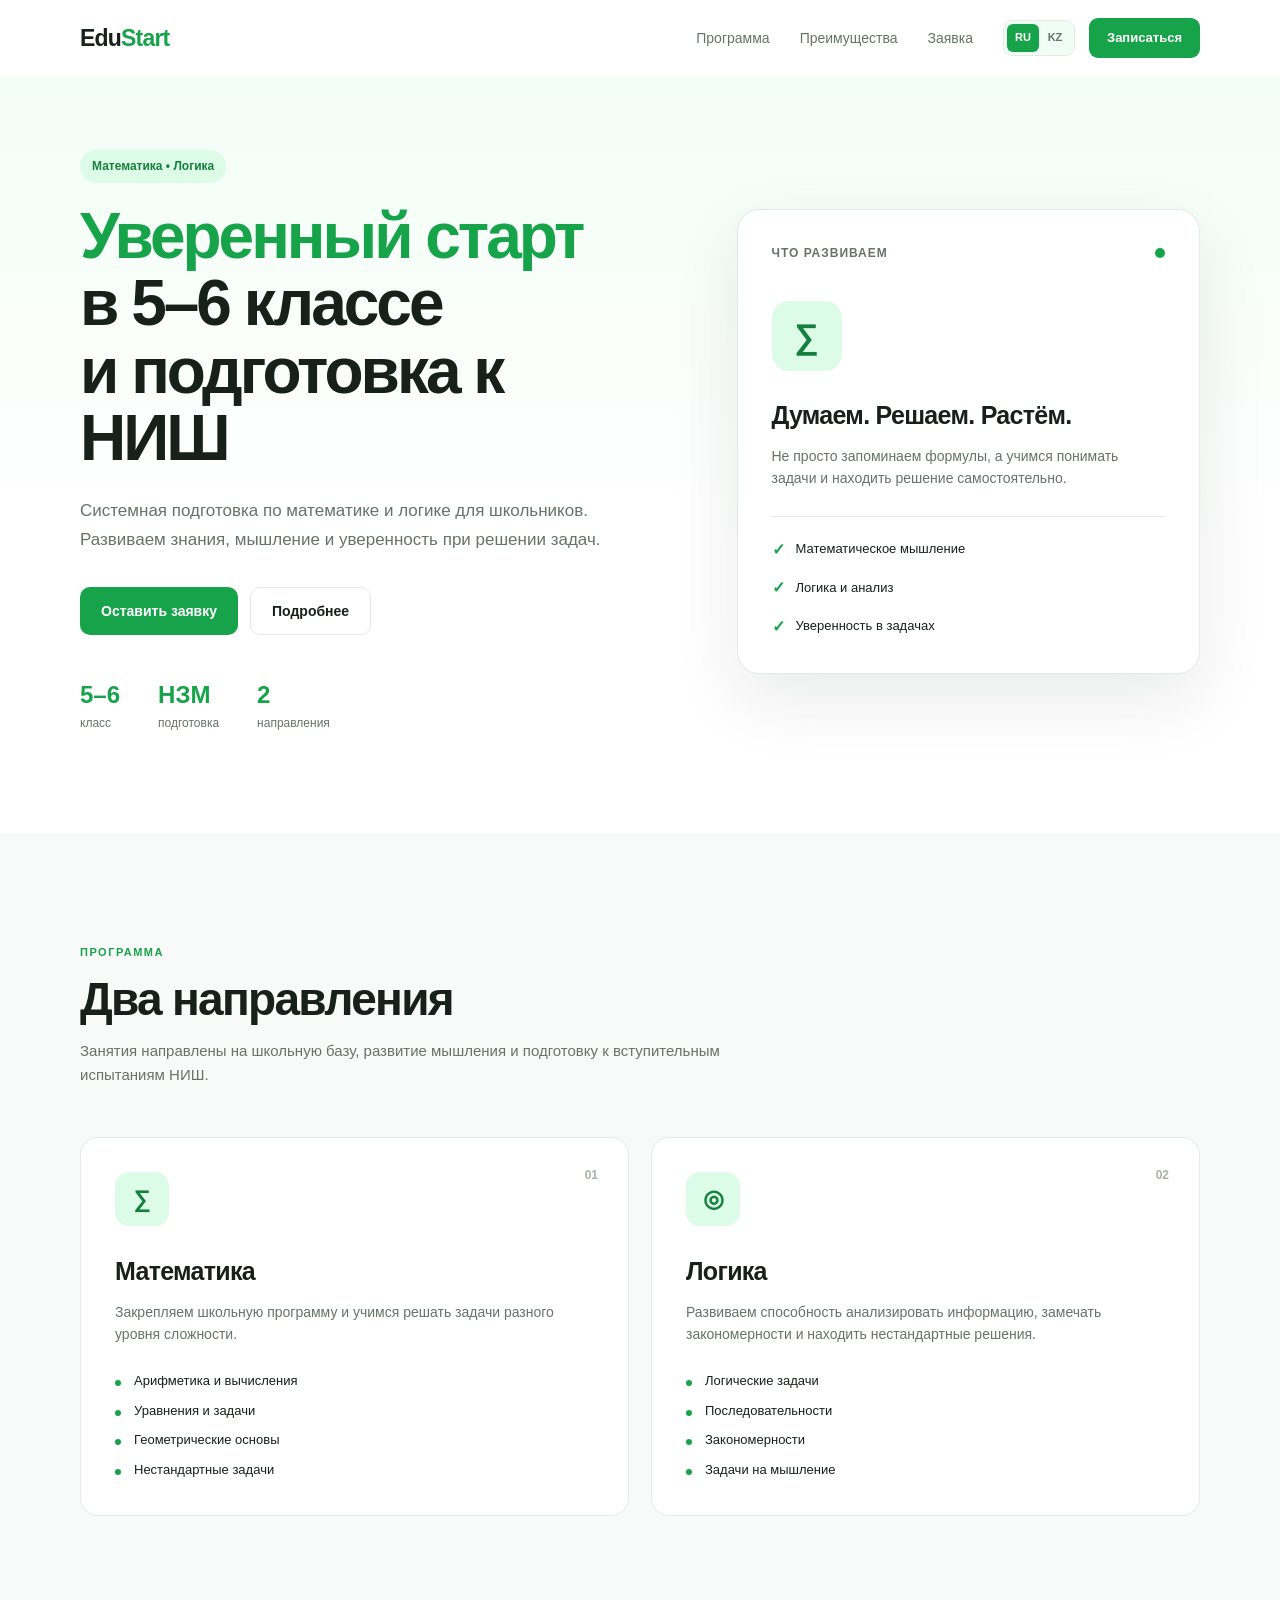
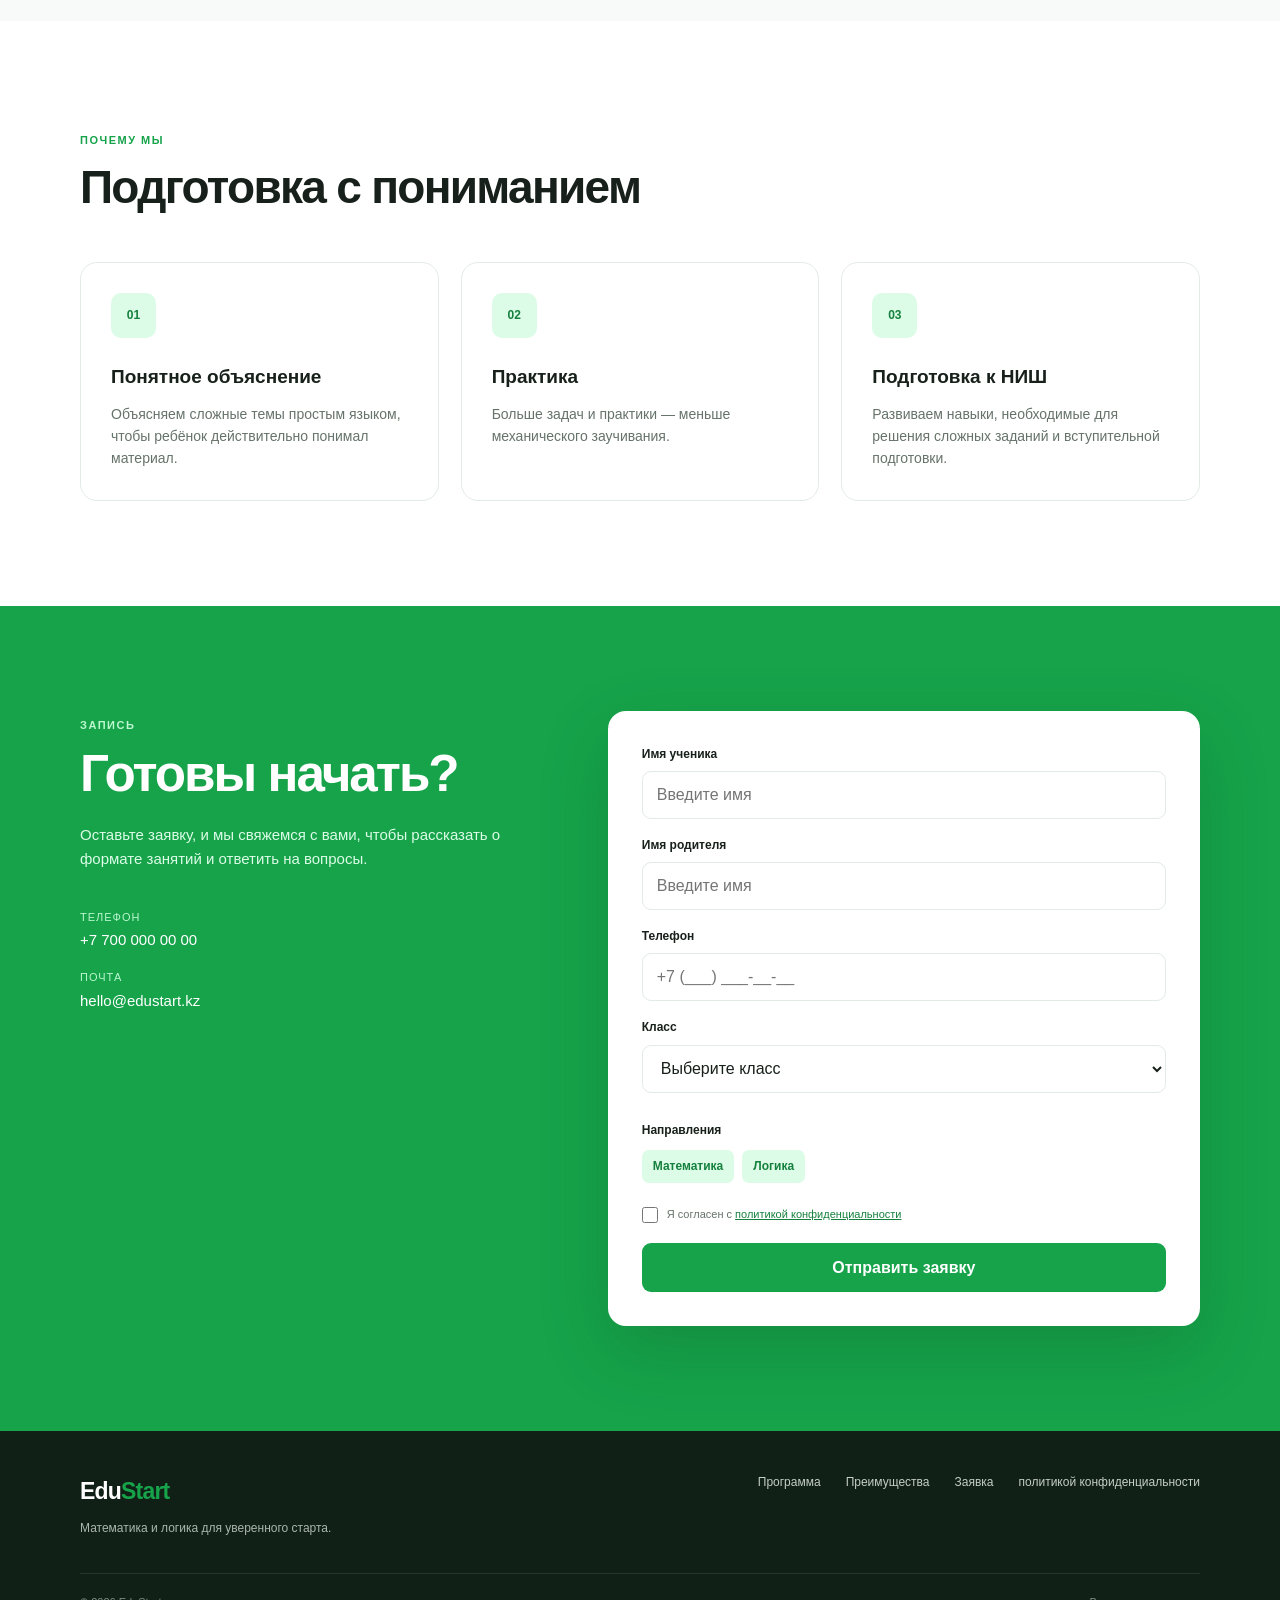
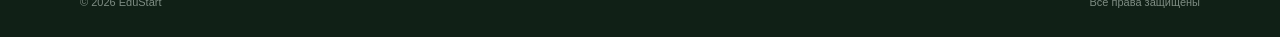
<file: index.html>
<!DOCTYPE html>
<html lang="ru">
<head>
    <meta charset="UTF-8">
    <meta name="viewport" content="width=device-width, initial-scale=1.0">
    <meta name="description" content="EduStart — подготовка по математике и логике для 5–6 классов и НИШ.">
    <title>EduStart — Математика и логика</title>
    <link rel="stylesheet" href="style.css">
</head>
<body>

<header class="header">
    <div class="container header-inner">

        <a href="#" class="logo">
            Edu<span>Start</span>
        </a>

        <nav class="desktop-nav">
            <a href="#program" data-i18n="navProgram">Программа</a>
            <a href="#advantages" data-i18n="navAdvantages">Преимущества</a>
            <a href="#application" data-i18n="navApplication">Заявка</a>
        </nav>

        <div class="header-right">

            <div class="language-switcher">
                <button class="lang-btn active" data-lang="ru">RU</button>
                <button class="lang-btn" data-lang="kz">KZ</button>
            </div>

            <a href="#application" class="header-button" data-i18n="navButton">
                Записаться
            </a>

            <button class="menu-button" id="menuButton" aria-label="Меню">
                <span></span>
                <span></span>
                <span></span>
            </button>

        </div>
    </div>

    <div class="mobile-menu" id="mobileMenu">

        <a href="#program" data-i18n="navProgram">Программа</a>

        <a href="#advantages" data-i18n="navAdvantages">
            Преимущества
        </a>

        <a href="#application" data-i18n="navApplication">
            Заявка
        </a>

        <a href="#application"
           class="mobile-button"
           data-i18n="navButton">
            Записаться
        </a>

        <div class="mobile-language">
            <span data-i18n="language">Язык</span>

            <div class="language-switcher">
                <button class="lang-btn active" data-lang="ru">RU</button>
                <button class="lang-btn" data-lang="kz">KZ</button>
            </div>
        </div>

    </div>
</header>

<main>

<section class="hero">
    <div class="container hero-grid">

        <div class="hero-content reveal">

            <div class="badge" data-i18n="badge">
                Математика • Логика
            </div>

            <h1>
                <span data-i18n="heroTitle">Уверенный старт</span><br>
                <span data-i18n="heroClass">в 5–6 классе</span><br>
                <span data-i18n="heroNish">и подготовка к НИШ</span>
            </h1>

            <p class="hero-text" data-i18n="heroText">
                Системная подготовка по математике и логике
                для школьников. Развиваем знания, мышление
                и уверенность при решении задач.
            </p>

            <div class="hero-buttons">
                <a href="#application"
                   class="button button-primary"
                   data-i18n="heroButton">
                    Оставить заявку
                </a>

                <a href="#program"
                   class="button button-secondary"
                   data-i18n="heroMore">
                    Подробнее
                </a>
            </div>

            <div class="stats">

                <div class="stat">
                    <strong>5–6</strong>
                    <span data-i18n="statClass">класс</span>
                </div>

                <div class="stat">
                    <strong>НЗМ</strong>
                    <span data-i18n="statNish">подготовка</span>
                </div>

                <div class="stat">
                    <strong>2</strong>
                    <span data-i18n="statSubjects">направления</span>
                </div>

            </div>

        </div>

        <div class="hero-card reveal">

            <div class="hero-card-top">
                <span class="mini-label" data-i18n="cardLabel">
                    Что развиваем
                </span>

                <div class="green-dot"></div>
            </div>

            <div class="brain-icon">∑</div>

            <h3 data-i18n="cardTitle">
                Думаем. Решаем. Растём.
            </h3>

            <p data-i18n="cardText">
                Не просто запоминаем формулы, а учимся понимать
                задачи и находить решение самостоятельно.
            </p>

            <div class="card-line"></div>

            <div class="card-points">

                <div>
                    <span>✓</span>
                    <p data-i18n="point1">
                        Математическое мышление
                    </p>
                </div>

                <div>
                    <span>✓</span>
                    <p data-i18n="point2">
                        Логика и анализ
                    </p>
                </div>

                <div>
                    <span>✓</span>
                    <p data-i18n="point3">
                        Уверенность в задачах
                    </p>
                </div>

            </div>

        </div>

    </div>
</section>

<section class="program section" id="program">

    <div class="container">

        <div class="section-heading reveal">

            <span class="section-label" data-i18n="programLabel">
                ПРОГРАММА
            </span>

            <h2 data-i18n="programTitle">
                Два направления
            </h2>

            <p data-i18n="programText">
                Занятия направлены на школьную базу, развитие
                мышления и подготовку к вступительным испытаниям НИШ.
            </p>

        </div>

        <div class="program-grid">

            <article class="program-card reveal">

                <div class="program-number">01</div>

                <div class="program-icon">∑</div>

                <h3 data-i18n="mathTitle">
                    Математика
                </h3>

                <p data-i18n="mathText">
                    Закрепляем школьную программу и учимся
                    решать задачи разного уровня сложности.
                </p>

                <ul>
                    <li data-i18n="math1">Арифметика и вычисления</li>
                    <li data-i18n="math2">Уравнения и задачи</li>
                    <li data-i18n="math3">Геометрические основы</li>
                    <li data-i18n="math4">Нестандартные задачи</li>
                </ul>

            </article>

            <article class="program-card reveal">

                <div class="program-number">02</div>

                <div class="program-icon">◎</div>

                <h3 data-i18n="logicTitle">
                    Логика
                </h3>

                <p data-i18n="logicText">
                    Развиваем способность анализировать информацию,
                    замечать закономерности и находить нестандартные решения.
                </p>

                <ul>
                    <li data-i18n="logic1">Логические задачи</li>
                    <li data-i18n="logic2">Последовательности</li>
                    <li data-i18n="logic3">Закономерности</li>
                    <li data-i18n="logic4">Задачи на мышление</li>
                </ul>

            </article>

        </div>

    </div>

</section>

<section class="advantages section" id="advantages">

    <div class="container">

        <div class="section-heading reveal">

            <span class="section-label" data-i18n="advantagesLabel">
                ПОЧЕМУ МЫ
            </span>

            <h2 data-i18n="advantagesTitle">
                Подготовка с пониманием
            </h2>

        </div>

        <div class="advantages-grid">

            <article class="advantage-card reveal">

                <div class="advantage-icon">01</div>

                <h3 data-i18n="advantage1Title">
                    Понятное объяснение
                </h3>

                <p data-i18n="advantage1Text">
                    Объясняем сложные темы простым языком,
                    чтобы ребёнок действительно понимал материал.
                </p>

            </article>

            <article class="advantage-card reveal">

                <div class="advantage-icon">02</div>

                <h3 data-i18n="advantage2Title">
                    Практика
                </h3>

                <p data-i18n="advantage2Text">
                    Больше задач и практики — меньше
                    механического заучивания.
                </p>

            </article>

            <article class="advantage-card reveal">

                <div class="advantage-icon">03</div>

                <h3 data-i18n="advantage3Title">
                    Подготовка к НИШ
                </h3>

                <p data-i18n="advantage3Text">
                    Развиваем навыки, необходимые для решения
                    сложных заданий и вступительной подготовки.
                </p>

            </article>

        </div>

    </div>

</section>

<section class="application section" id="application">

    <div class="container application-grid">

        <div class="application-info reveal">

            <span class="section-label light" data-i18n="applicationLabel">
                ЗАПИСЬ
            </span>

            <h2 data-i18n="applicationTitle">
                Готовы начать?
            </h2>

            <p data-i18n="applicationText">
                Оставьте заявку, и мы свяжемся с вами,
                чтобы рассказать о формате занятий и ответить
                на вопросы.
            </p>

            <div class="contact-info">

                <div>
                    <span data-i18n="phoneLabel">Телефон</span>
                    <a href="tel:+77000000000">
                        +7 700 000 00 00
                    </a>
                </div>

                <div>
                    <span data-i18n="emailLabel">Почта</span>
                    <a href="mailto:hello@edustart.kz">
                        hello@edustart.kz
                    </a>
                </div>

            </div>

        </div>

        <form class="application-form" id="applicationForm">

            <div class="form-group">

                <label for="studentName" data-i18n="studentName">
                    Имя ученика
                </label>

                <input
                    type="text"
                    id="studentName"
                    name="studentName"
                    placeholder="Введите имя"
                    data-placeholder="studentPlaceholder"
                    required
                >

            </div>

            <div class="form-group">

                <label for="parentName" data-i18n="parentName">
                    Имя родителя
                </label>

                <input
                    type="text"
                    id="parentName"
                    name="parentName"
                    placeholder="Введите имя"
                    data-placeholder="parentPlaceholder"
                    required
                >

            </div>

            <div class="form-group">

                <label for="phone" data-i18n="phone">
                    Телефон
                </label>

                <input
                    type="tel"
                    id="phone"
                    name="phone"
                    placeholder="+7 (___) ___-__-__"
                    required
                >

            </div>

            <div class="form-group">

                <label for="grade" data-i18n="grade">
                    Класс
                </label>

                <select id="grade" name="grade" required>

                    <option value="" data-i18n="chooseGrade">
                        Выберите класс
                    </option>

                    <option value="5">5</option>
                    <option value="6">6</option>

                </select>

            </div>

            <div class="subjects">

                <span data-i18n="subjects">
                    Направления
                </span>

                <div class="subject-tags">

                    <span data-i18n="subjectMath">
                        Математика
                    </span>

                    <span data-i18n="subjectLogic">
                        Логика
                    </span>

                </div>

            </div>

            <label class="privacy-check">

                <input type="checkbox" required>

                <span>
                    <span data-i18n="privacyAgree">
                        Я согласен с
                    </span>

                    <a href="privacy.html"
                       data-i18n="privacyLink">
                        политикой конфиденциальности
                    </a>
                </span>

            </label>

            <button type="submit"
                    class="submit-button"
                    data-i18n="submit">
                Отправить заявку
            </button>

            <div class="success-message" id="successMessage">

                <strong data-i18n="successTitle">
                    Заявка отправлена
                </strong>

                <span data-i18n="successText">
                    Мы свяжемся с вами в ближайшее время.
                </span>

            </div>

        </form>

    </div>

</section>

</main>

<footer class="footer">

    <div class="container footer-top">

        <div>

            <a href="#" class="logo footer-logo">
                Edu<span>Start</span>
            </a>

            <p data-i18n="footerText">
                Математика и логика для уверенного старта.
            </p>

        </div>

        <div class="footer-links">

            <a href="#program" data-i18n="navProgram">
                Программа
            </a>

            <a href="#advantages" data-i18n="navAdvantages">
                Преимущества
            </a>

            <a href="#application" data-i18n="navApplication">
                Заявка
            </a>

            <a href="privacy.html" data-i18n="privacyLink">
                Политика конфиденциальности
            </a>

        </div>

    </div>

    <div class="container footer-bottom">

        <span>
            © <span id="year"></span> EduStart
        </span>

        <span data-i18n="footerRights">
            Все права защищены
        </span>

    </div>

</footer>

<script src="script.js"></script>

</body>
</html>
</file>
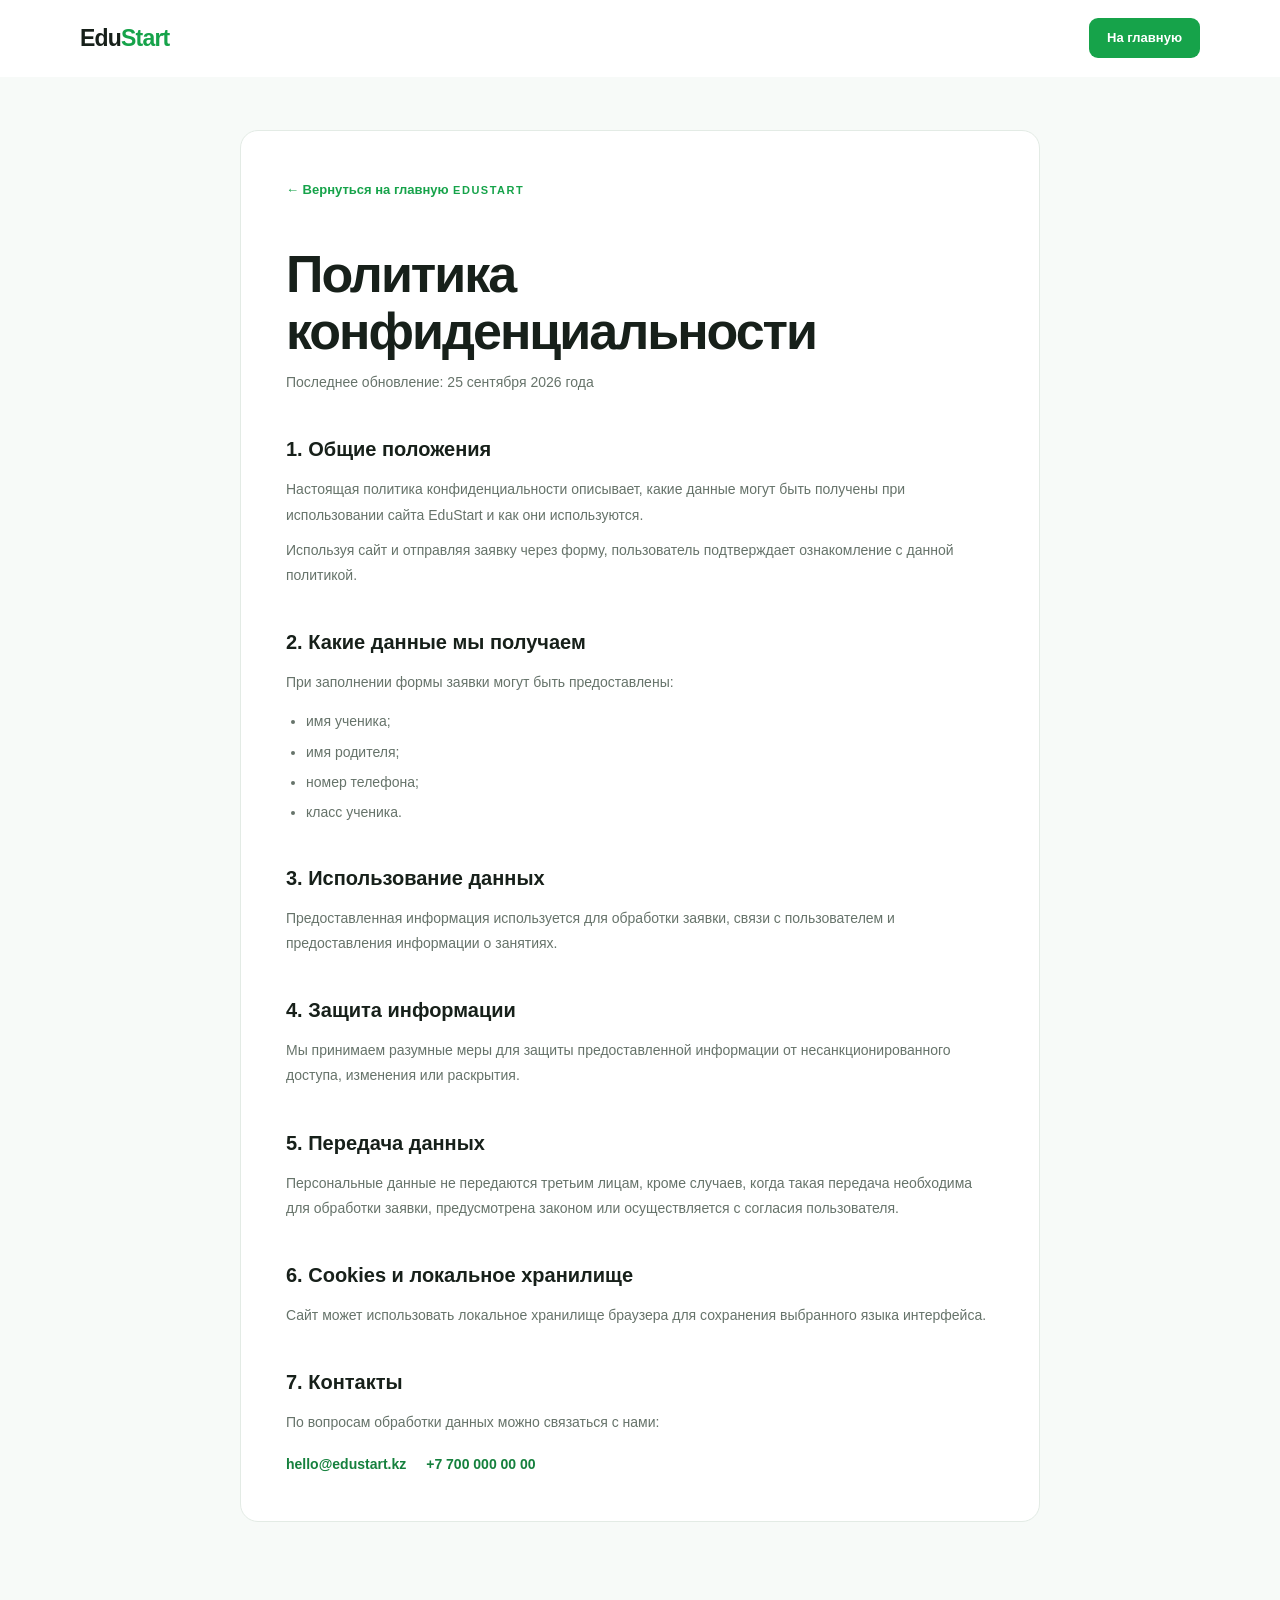
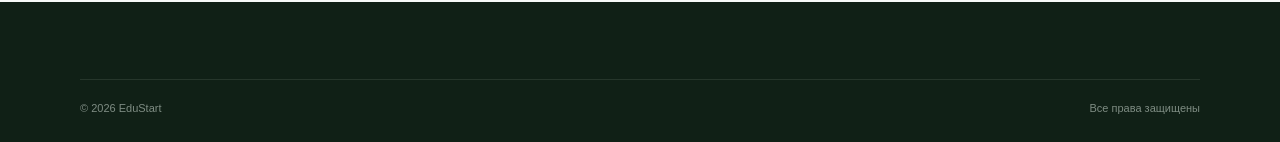
<file: privacy.html>
<!DOCTYPE html>
<html lang="ru">
<head>
    <meta charset="UTF-8">
    <meta name="viewport" content="width=device-width, initial-scale=1.0">
    <meta name="description" content="Политика конфиденциальности EduStart.">
    <title>Политика конфиденциальности — EduStart</title>
    <link rel="stylesheet" href="style.css">
</head>
<body>

<header class="header">
    <div class="container header-inner">

        <a href="index.html" class="logo">
            Edu<span>Start</span>
        </a>

        <a href="index.html" class="header-button">
            На главную
        </a>

    </div>
</header>

<main class="privacy-page">

    <div class="container">

        <div class="privacy-content">

            <a href="index.html" class="back-link">
                ← Вернуться на главную
            </a>

            <span class="section-label">
                EDUSTART
            </span>

            <h1>
                Политика конфиденциальности
            </h1>

            <p class="privacy-date">
                Последнее обновление: 25 сентября 2026 года
            </p>

            <section>
                <h2>1. Общие положения</h2>

                <p>
                    Настоящая политика конфиденциальности описывает,
                    какие данные могут быть получены при использовании
                    сайта EduStart и как они используются.
                </p>

                <p>
                    Используя сайт и отправляя заявку через форму,
                    пользователь подтверждает ознакомление с данной
                    политикой.
                </p>
            </section>

            <section>
                <h2>2. Какие данные мы получаем</h2>

                <p>
                    При заполнении формы заявки могут быть предоставлены:
                </p>

                <ul>
                    <li>имя ученика;</li>
                    <li>имя родителя;</li>
                    <li>номер телефона;</li>
                    <li>класс ученика.</li>
                </ul>
            </section>

            <section>
                <h2>3. Использование данных</h2>

                <p>
                    Предоставленная информация используется для обработки
                    заявки, связи с пользователем и предоставления
                    информации о занятиях.
                </p>
            </section>

            <section>
                <h2>4. Защита информации</h2>

                <p>
                    Мы принимаем разумные меры для защиты предоставленной
                    информации от несанкционированного доступа, изменения
                    или раскрытия.
                </p>
            </section>

            <section>
                <h2>5. Передача данных</h2>

                <p>
                    Персональные данные не передаются третьим лицам,
                    кроме случаев, когда такая передача необходима
                    для обработки заявки, предусмотрена законом или
                    осуществляется с согласия пользователя.
                </p>
            </section>

            <section>
                <h2>6. Cookies и локальное хранилище</h2>

                <p>
                    Сайт может использовать локальное хранилище браузера
                    для сохранения выбранного языка интерфейса.
                </p>
            </section>

            <section>
                <h2>7. Контакты</h2>

                <p>
                    По вопросам обработки данных можно связаться с нами:
                </p>

                <div class="privacy-contact">

                    <a href="mailto:hello@edustart.kz">
                        hello@edustart.kz
                    </a>

                    <a href="tel:+77000000000">
                        +7 700 000 00 00
                    </a>

                </div>
            </section>

        </div>

    </div>

</main>

<footer class="footer">

    <div class="container footer-bottom">

        <span>
            © <span id="year"></span> EduStart
        </span>

        <span>
            Все права защищены
        </span>

    </div>

</footer>

<style>
.privacy-page {
    min-height: calc(100vh - 150px);
    padding: 130px 0 80px;
    background: var(--background);
}

.privacy-content {
    max-width: 800px;
    margin: 0 auto;
    padding: 45px;
    background: var(--white);
    border: 1px solid var(--border);
    border-radius: 18px;
}

.back-link {
    display: inline-block;
    margin-bottom: 35px;
    color: var(--green);
    font-size: 13px;
    font-weight: 700;
}

.privacy-content h1 {
    margin-top: 10px;
    font-size: clamp(34px, 5vw, 52px);
    line-height: 1.1;
    letter-spacing: -2px;
}

.privacy-date {
    margin-top: 12px;
    color: var(--text-light);
    font-size: 12px;
}

.privacy-content section {
    margin-top: 38px;
}

.privacy-content h2 {
    margin-bottom: 12px;
    font-size: 20px;
}

.privacy-content p {
    margin-top: 10px;
    color: var(--text-light);
    font-size: 14px;
    line-height: 1.8;
}

.privacy-content ul {
    display: grid;
    gap: 8px;
    margin: 15px 0 0 20px;
    color: var(--text-light);
    font-size: 14px;
}

.privacy-contact {
    display: flex;
    flex-wrap: wrap;
    gap: 20px;
    margin-top: 18px;
}

.privacy-contact a {
    color: var(--green-dark);
    font-size: 14px;
    font-weight: 700;
}

@media (max-width: 620px) {
    .privacy-page {
        padding: 105px 0 50px;
    }

    .privacy-content {
        padding: 25px;
    }

    .privacy-content h1 {
        font-size: 35px;
    }

    .privacy-contact {
        display: grid;
    }
}
</style>

<script>
document.getElementById("year").textContent =
    new Date().getFullYear();
</script>

</body>
</html>
</file>
<file: style.css>
:root {
    --green: #16a34a;
    --green-dark: #15803d;
    --green-light: #dcfce7;
    --green-soft: #f0fdf4;
    --white: #ffffff;
    --background: #f7faf8;
    --text: #17201a;
    --text-light: #66736a;
    --border: #e3ebe5;
    --dark: #102016;
}

* {
    margin: 0;
    padding: 0;
    box-sizing: border-box;
}

html {
    scroll-behavior: smooth;
}

body {
    font-family: Inter, Arial, sans-serif;
    color: var(--text);
    background: var(--white);
    line-height: 1.6;
}

body.menu-open {
    overflow: hidden;
}

a {
    color: inherit;
    text-decoration: none;
}

button,
input,
select {
    font: inherit;
}

.container {
    width: min(1120px, calc(100% - 40px));
    margin: 0 auto;
}

.header {
    position: fixed;
    top: 0;
    left: 0;
    z-index: 1000;
    width: 100%;
    background: rgba(255, 255, 255, 0.96);
    backdrop-filter: blur(14px);
    border-bottom: 1px solid transparent;
    transition: 0.3s ease;
}

.header.scrolled {
    border-color: var(--border);
    box-shadow: 0 8px 30px rgba(16, 32, 22, 0.06);
}

.header-inner {
    height: 76px;
    display: flex;
    align-items: center;
    justify-content: space-between;
    gap: 30px;
}

.logo {
    font-size: 23px;
    font-weight: 800;
    letter-spacing: -0.8px;
}

.logo span {
    color: var(--green);
}

.desktop-nav {
    display: flex;
    align-items: center;
    gap: 30px;
    margin-left: auto;
}

.desktop-nav a {
    color: var(--text-light);
    font-size: 14px;
    font-weight: 500;
    transition: 0.2s ease;
}

.desktop-nav a:hover {
    color: var(--green);
}

.header-right {
    display: flex;
    align-items: center;
    gap: 14px;
}

.language-switcher {
    display: flex;
    padding: 3px;
    background: var(--green-soft);
    border: 1px solid var(--border);
    border-radius: 9px;
}

.lang-btn {
    min-width: 32px;
    border: 0;
    background: transparent;
    color: var(--text-light);
    padding: 5px 7px;
    border-radius: 6px;
    font-size: 11px;
    font-weight: 800;
    cursor: pointer;
    transition: 0.2s ease;
}

.lang-btn:hover {
    color: var(--green-dark);
}

.lang-btn.active {
    background: var(--green);
    color: var(--white);
}

.header-button,
.mobile-button {
    display: inline-flex;
    align-items: center;
    justify-content: center;
    background: var(--green);
    color: var(--white);
    border-radius: 9px;
    padding: 10px 18px;
    font-size: 13px;
    font-weight: 700;
    transition: 0.25s ease;
}

.header-button:hover,
.mobile-button:hover {
    background: var(--green-dark);
    transform: translateY(-1px);
}

.menu-button {
    display: none;
    width: 40px;
    height: 40px;
    padding: 5px;
    border: 0;
    border-radius: 8px;
    background: transparent;
    cursor: pointer;
}

.menu-button span {
    display: block;
    width: 22px;
    height: 2px;
    margin: 5px auto;
    background: var(--text);
    transition: 0.25s ease;
}

.menu-button.active span:nth-child(1) {
    transform: translateY(7px) rotate(45deg);
}

.menu-button.active span:nth-child(2) {
    opacity: 0;
}

.menu-button.active span:nth-child(3) {
    transform: translateY(-7px) rotate(-45deg);
}

.mobile-menu {
    display: none;
}

.hero {
    padding: 150px 0 100px;
    background: linear-gradient(
        to bottom,
        var(--green-soft),
        var(--white) 65%
    );
}

.hero-grid {
    display: grid;
    grid-template-columns: 1.1fr 0.9fr;
    align-items: center;
    gap: 90px;
}

.badge {
    display: inline-flex;
    padding: 7px 12px;
    margin-bottom: 20px;
    border-radius: 100px;
    background: var(--green-light);
    color: var(--green-dark);
    font-size: 12px;
    font-weight: 700;
}

.hero h1 {
    max-width: 680px;
    font-size: clamp(42px, 5vw, 68px);
    line-height: 1.05;
    letter-spacing: -3px;
    font-weight: 800;
}

.hero h1 span:first-child {
    color: var(--green);
}

.hero-text {
    max-width: 580px;
    margin-top: 25px;
    color: var(--text-light);
    font-size: 17px;
    line-height: 1.7;
}

.hero-buttons {
    display: flex;
    gap: 12px;
    margin-top: 32px;
}

.button {
    display: inline-flex;
    align-items: center;
    justify-content: center;
    min-height: 48px;
    padding: 0 21px;
    border-radius: 10px;
    font-size: 14px;
    font-weight: 700;
    transition: 0.25s ease;
}

.button-primary {
    background: var(--green);
    color: var(--white);
}

.button-primary:hover {
    background: var(--green-dark);
    transform: translateY(-2px);
}

.button-secondary {
    background: var(--white);
    border: 1px solid var(--border);
}

.button-secondary:hover {
    border-color: var(--green);
    color: var(--green-dark);
}

.stats {
    display: flex;
    gap: 38px;
    margin-top: 48px;
}

.stat {
    display: flex;
    flex-direction: column;
}

.stat strong {
    color: var(--green);
    font-size: 24px;
    line-height: 1;
}

.stat span {
    margin-top: 7px;
    color: var(--text-light);
    font-size: 12px;
}

.hero-card {
    padding: 34px;
    background: var(--white);
    border: 1px solid var(--border);
    border-radius: 22px;
    box-shadow: 0 25px 70px rgba(16, 32, 22, 0.09);
}

.hero-card-top {
    display: flex;
    align-items: center;
    justify-content: space-between;
}

.mini-label {
    color: var(--text-light);
    font-size: 12px;
    font-weight: 700;
    text-transform: uppercase;
    letter-spacing: 1px;
}

.green-dot {
    width: 10px;
    height: 10px;
    border-radius: 50%;
    background: var(--green);
}

.brain-icon {
    display: flex;
    align-items: center;
    justify-content: center;
    width: 70px;
    height: 70px;
    margin: 38px 0 24px;
    border-radius: 17px;
    background: var(--green-light);
    color: var(--green-dark);
    font-size: 34px;
    font-weight: 700;
}

.hero-card h3 {
    font-size: 25px;
    letter-spacing: -0.7px;
}

.hero-card > p {
    margin-top: 10px;
    color: var(--text-light);
    font-size: 14px;
}

.card-line {
    height: 1px;
    margin: 26px 0 20px;
    background: var(--border);
}

.card-points {
    display: grid;
    gap: 13px;
}

.card-points div {
    display: flex;
    align-items: center;
    gap: 11px;
}

.card-points span {
    color: var(--green);
    font-weight: 800;
}

.card-points p {
    font-size: 13px;
}

.section {
    padding: 105px 0;
}

.program {
    background: var(--background);
}

.section-heading {
    max-width: 650px;
    margin-bottom: 50px;
}

.section-label {
    color: var(--green);
    font-size: 11px;
    font-weight: 800;
    letter-spacing: 1.5px;
}

.section-heading h2 {
    margin-top: 10px;
    font-size: clamp(32px, 4vw, 46px);
    line-height: 1.1;
    letter-spacing: -1.7px;
}

.section-heading p {
    margin-top: 15px;
    color: var(--text-light);
    font-size: 15px;
}

.program-grid {
    display: grid;
    grid-template-columns: repeat(2, 1fr);
    gap: 22px;
}

.program-card {
    position: relative;
    padding: 34px;
    background: var(--white);
    border: 1px solid var(--border);
    border-radius: 18px;
    transition: 0.3s ease;
}

.program-card:hover {
    transform: translateY(-5px);
    border-color: #b9dfc2;
    box-shadow: 0 20px 50px rgba(16, 32, 22, 0.07);
}

.program-number {
    position: absolute;
    top: 28px;
    right: 30px;
    color: #a6b4aa;
    font-size: 12px;
    font-weight: 700;
}

.program-icon {
    display: flex;
    align-items: center;
    justify-content: center;
    width: 54px;
    height: 54px;
    margin-bottom: 25px;
    border-radius: 14px;
    background: var(--green-light);
    color: var(--green-dark);
    font-size: 24px;
    font-weight: 700;
}

.program-card h3 {
    font-size: 25px;
    letter-spacing: -0.7px;
}

.program-card > p {
    margin-top: 10px;
    color: var(--text-light);
    font-size: 14px;
}

.program-card ul {
    display: grid;
    gap: 9px;
    margin-top: 25px;
    padding: 0;
    list-style: none;
}

.program-card li {
    position: relative;
    padding-left: 19px;
    font-size: 13px;
}

.program-card li::before {
    content: "";
    position: absolute;
    top: 9px;
    left: 0;
    width: 6px;
    height: 6px;
    border-radius: 50%;
    background: var(--green);
}

.advantages {
    background: var(--white);
}

.advantages-grid {
    display: grid;
    grid-template-columns: repeat(3, 1fr);
    gap: 22px;
}

.advantage-card {
    padding: 30px;
    border: 1px solid var(--border);
    border-radius: 17px;
    transition: 0.3s ease;
}

.advantage-card:hover {
    border-color: #b9dfc2;
    transform: translateY(-4px);
}

.advantage-icon {
    display: flex;
    align-items: center;
    justify-content: center;
    width: 45px;
    height: 45px;
    margin-bottom: 24px;
    border-radius: 10px;
    background: var(--green-light);
    color: var(--green-dark);
    font-size: 12px;
    font-weight: 800;
}

.advantage-card h3 {
    font-size: 19px;
}

.advantage-card p {
    margin-top: 10px;
    color: var(--text-light);
    font-size: 14px;
}

.application {
    background: var(--green);
}

.application-grid {
    display: grid;
    grid-template-columns: 0.85fr 1.15fr;
    gap: 90px;
    align-items: start;
}

.light {
    color: #bbf7d0;
}

.application-info h2 {
    margin-top: 10px;
    color: var(--white);
    font-size: clamp(36px, 4vw, 52px);
    line-height: 1.1;
    letter-spacing: -2px;
}

.application-info > p {
    max-width: 500px;
    margin-top: 20px;
    color: #dcfce7;
    font-size: 15px;
}

.contact-info {
    display: grid;
    gap: 17px;
    margin-top: 38px;
}

.contact-info div {
    display: flex;
    flex-direction: column;
}

.contact-info span {
    color: #bbf7d0;
    font-size: 11px;
    text-transform: uppercase;
    letter-spacing: 1px;
}

.contact-info a {
    margin-top: 2px;
    color: var(--white);
    font-size: 15px;
}

.application-form {
    padding: 34px;
    background: var(--white);
    border-radius: 18px;
    box-shadow: 0 25px 70px rgba(10, 60, 25, 0.2);
}

.form-group {
    display: grid;
    gap: 7px;
    margin-bottom: 17px;
}

.form-group label,
.subjects > span {
    font-size: 12px;
    font-weight: 700;
}

input,
select {
    width: 100%;
    height: 48px;
    padding: 0 14px;
    border: 1px solid var(--border);
    border-radius: 9px;
    outline: none;
    color: var(--text);
    background: var(--white);
    transition: 0.2s ease;
}

input:focus,
select:focus {
    border-color: var(--green);
    box-shadow: 0 0 0 3px rgba(22, 163, 74, 0.1);
}

.subjects {
    margin: 23px 0;
}

.subject-tags {
    display: flex;
    flex-wrap: wrap;
    gap: 8px;
    margin-top: 9px;
}

.subject-tags span {
    padding: 7px 11px;
    border-radius: 7px;
    background: var(--green-light);
    color: var(--green-dark);
    font-size: 12px;
    font-weight: 700;
}

.privacy-check {
    display: flex;
    align-items: flex-start;
    gap: 9px;
    margin: 20px 0;
    color: var(--text-light);
    font-size: 11px;
    line-height: 1.5;
}

.privacy-check input {
    width: 16px;
    height: 16px;
    margin-top: 1px;
    accent-color: var(--green);
}

.privacy-check a {
    color: var(--green-dark);
    text-decoration: underline;
}

.submit-button {
    width: 100%;
    height: 49px;
    border: 0;
    border-radius: 9px;
    background: var(--green);
    color: var(--white);
    font-weight: 700;
    cursor: pointer;
    transition: 0.25s ease;
}

.submit-button:hover {
    background: var(--green-dark);
}

.success-message {
    display: none;
    margin-top: 15px;
    padding: 13px;
    border-radius: 9px;
    background: var(--green-light);
    color: var(--green-dark);
    font-size: 12px;
}

.success-message.show {
    display: grid;
    gap: 2px;
}

.footer {
    padding: 42px 0 25px;
    background: var(--dark);
    color: var(--white);
}

.footer-top {
    display: flex;
    justify-content: space-between;
    gap: 40px;
}

.footer-logo {
    display: inline-block;
}

.footer-top p {
    max-width: 300px;
    margin-top: 9px;
    color: #aab6ae;
    font-size: 12px;
}

.footer-links {
    display: flex;
    flex-wrap: wrap;
    align-items: flex-start;
    justify-content: flex-end;
    gap: 10px 25px;
}

.footer-links a {
    color: #c4cdc7;
    font-size: 12px;
    transition: 0.2s ease;
}

.footer-links a:hover {
    color: #4ade80;
}

.footer-bottom {
    display: flex;
    justify-content: space-between;
    margin-top: 35px;
    padding-top: 20px;
    border-top: 1px solid #26362b;
    color: #7e8c83;
    font-size: 11px;
}

.reveal {
    opacity: 0;
    transform: translateY(25px);
    transition: opacity 0.7s ease, transform 0.7s ease;
}

.reveal.visible {
    opacity: 1;
    transform: translateY(0);
}

@media (max-width: 850px) {

    .desktop-nav {
        display: none;
    }

    .header-right {
        margin-left: auto;
    }

    .header-button {
        display: none;
    }

    .menu-button {
        display: block;
    }

    .mobile-menu {
        display: none;
        padding: 15px 20px 22px;
        background: var(--white);
        border-top: 1px solid var(--border);
        box-shadow: 0 15px 30px rgba(16, 32, 22, 0.08);
    }

    .mobile-menu.open {
        display: grid;
        gap: 2px;
    }

    .mobile-menu > a {
        padding: 13px 0;
        color: var(--text-light);
        font-size: 14px;
        font-weight: 500;
    }

    .mobile-button {
        margin-top: 8px;
        color: var(--white) !important;
        text-align: center;
    }

    .mobile-language {
        display: flex;
        align-items: center;
        justify-content: space-between;
        margin-top: 12px;
        padding-top: 16px;
        border-top: 1px solid var(--border);
    }

    .mobile-language > span {
        color: var(--text-light);
        font-size: 13px;
        font-weight: 600;
    }

    .mobile-language .language-switcher {
        display: flex;
    }

    .hero {
        padding-top: 125px;
    }

    .hero-grid,
    .application-grid {
        grid-template-columns: 1fr;
        gap: 45px;
    }

    .hero-card {
        max-width: 600px;
    }

    .advantages-grid {
        grid-template-columns: 1fr;
    }
}

@media (min-width: 851px) {
    .mobile-language {
        display: none;
    }
}

@media (max-width: 620px) {

    .container {
        width: min(100% - 28px, 1120px);
    }

    .header-inner {
        height: 68px;
    }

    .hero {
        padding: 115px 0 70px;
    }

    .hero h1 {
        font-size: 41px;
        letter-spacing: -2px;
    }

    .hero-text {
        font-size: 15px;
    }

    .hero-buttons {
        display: grid;
    }

    .stats {
        gap: 22px;
    }

    .stat strong {
        font-size: 21px;
    }

    .section {
        padding: 75px 0;
    }

    .program-grid {
        grid-template-columns: 1fr;
    }

    .program-card,
    .advantage-card,
    .application-form,
    .hero-card {
        padding: 25px;
    }

    .footer-top {
        display: grid;
    }

    .footer-links {
        justify-content: flex-start;
        display: grid;
        gap: 12px;
    }

    .footer-bottom {
        display: grid;
        gap: 5px;
    }
}

.reveal {
    opacity: 1;
    transform: none;
}
</file>
